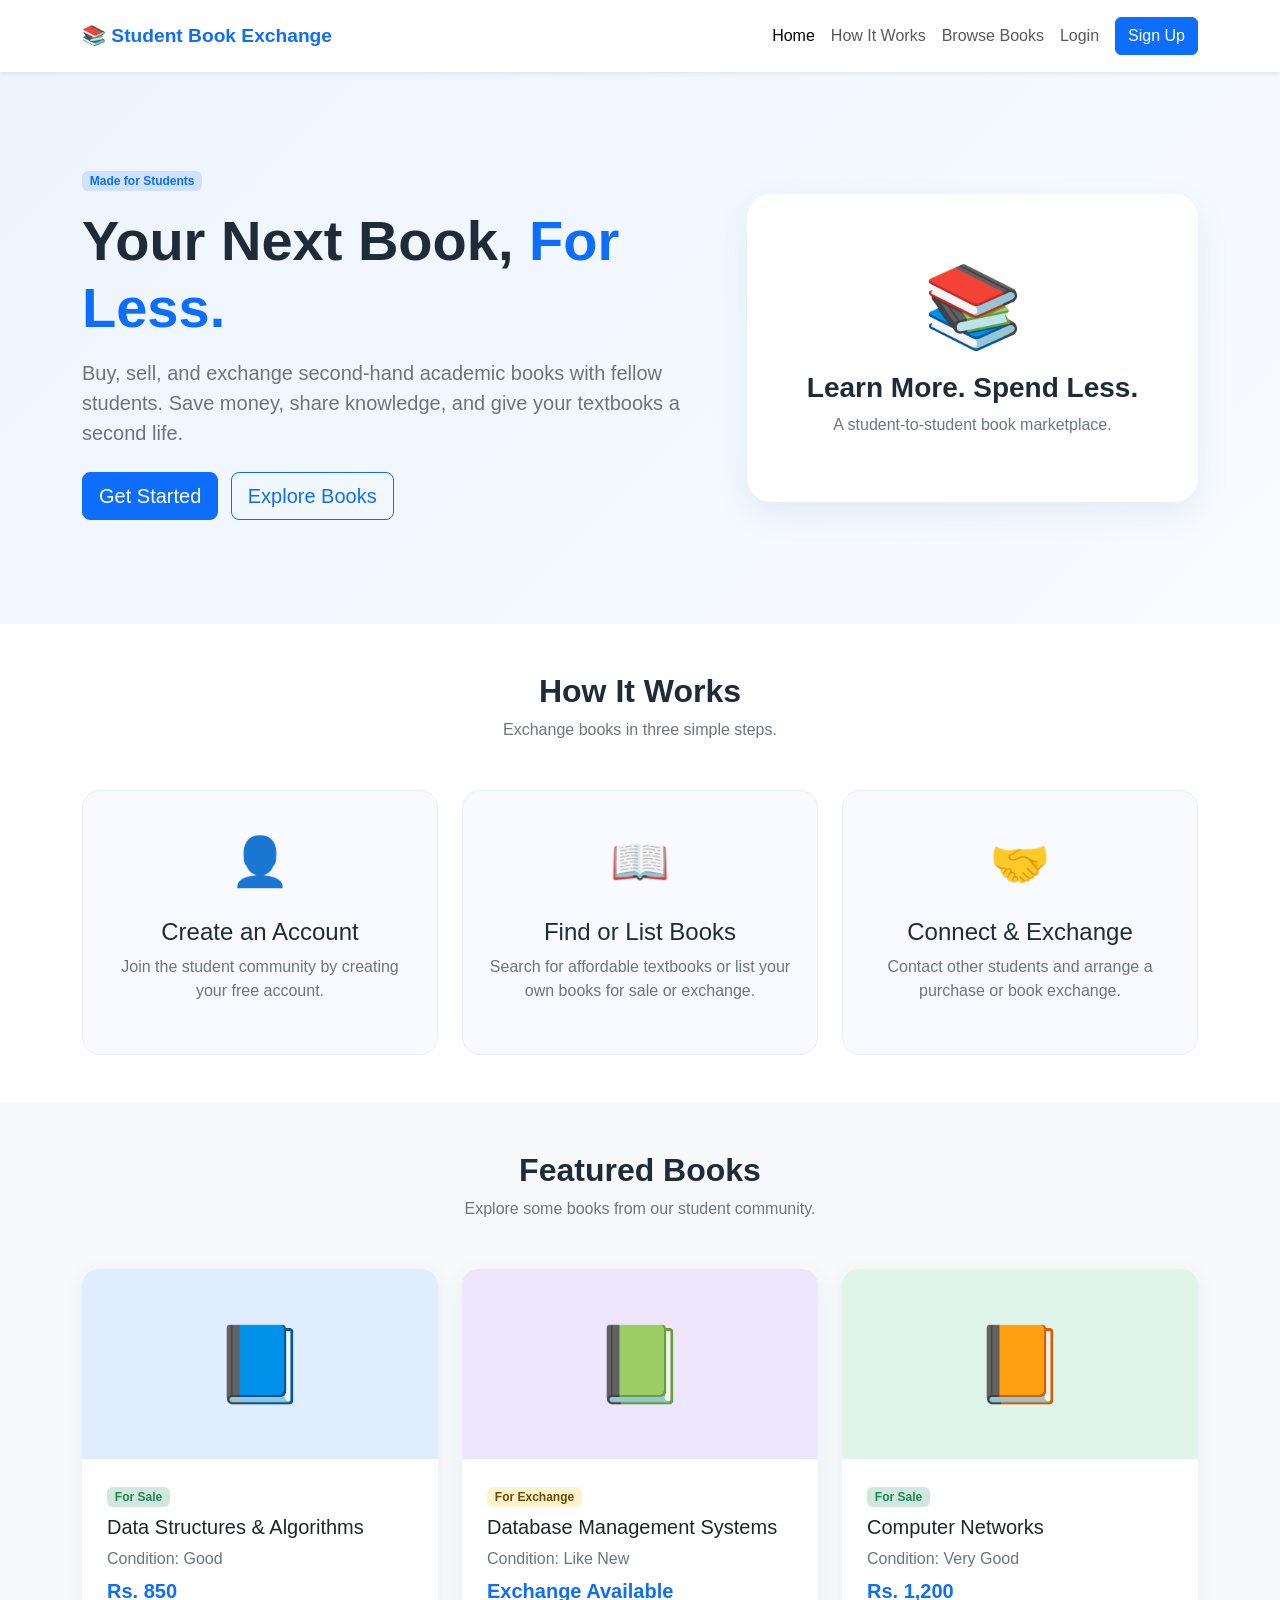
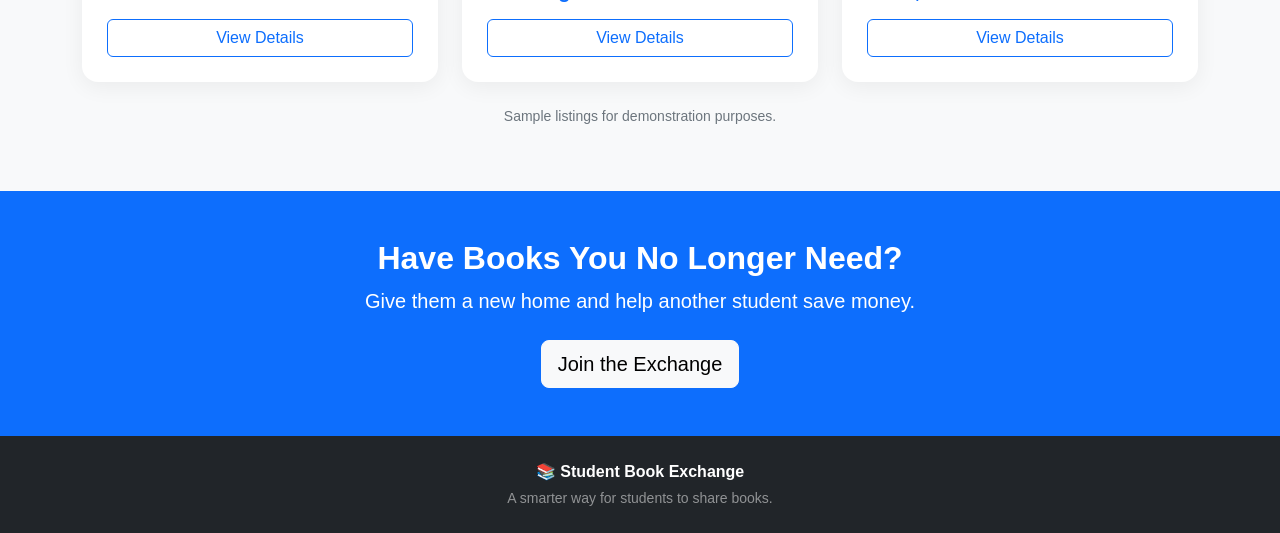
<file: index.html>
<!DOCTYPE html>
<html lang="en">
<head>
    <meta charset="UTF-8">
    <meta name="viewport" content="width=device-width, initial-scale=1.0">
    <title>Student Book Exchange | Home</title>

    <!-- Bootstrap 5.3 CSS -->
    <link href="https://cdn.jsdelivr.net/npm/bootstrap@5.3.3/dist/css/bootstrap.min.css" rel="stylesheet">

    <!-- Our custom CSS -->
    <link rel="stylesheet" href="css/style.css">
</head>
<body>

    <!-- Navigation Bar -->
    <nav class="navbar navbar-expand-lg bg-white shadow-sm">
        <div class="container">
            <a class="navbar-brand fw-bold text-primary" href="index.html">
                📚 Student Book Exchange
            </a>

            <button class="navbar-toggler" type="button"
                    data-bs-toggle="collapse"
                    data-bs-target="#navbarMenu"
                    aria-controls="navbarMenu"
                    aria-expanded="false"
                    aria-label="Toggle navigation">
                <span class="navbar-toggler-icon"></span>
            </button>

            <div class="collapse navbar-collapse" id="navbarMenu">
                <ul class="navbar-nav ms-auto align-items-lg-center">
                    <li class="nav-item">
                        <a class="nav-link active" href="index.html">Home</a>
                    </li>
                    <li class="nav-item">
                        <a class="nav-link" href="#how-it-works">How It Works</a>
                    </li>
                    <li class="nav-item">
                        <a class="nav-link" href="#featured-books">Browse Books</a>
                    </li>
                    <li class="nav-item">
                        <a class="nav-link" href="login.html">Login</a>
                    </li>
                    <li class="nav-item ms-lg-2">
                        <a class="btn btn-primary" href="signup.html">Sign Up</a>
                    </li>
                </ul>
            </div>
        </div>
    </nav>

    <!-- Hero Section -->
    <section class="hero-section py-5">
        <div class="container py-5">
            <div class="row align-items-center g-4">
                <div class="col-lg-7">
                    <span class="badge bg-primary-subtle text-primary mb-3">
                        Made for Students
                    </span>
                    <h1 class="display-4 fw-bold mb-3">
                        Your Next Book,
                        <span class="text-primary">For Less.</span>
                    </h1>
                    <p class="lead text-secondary mb-4">
                        Buy, sell, and exchange second-hand academic books
                        with fellow students. Save money, share knowledge,
                        and give your textbooks a second life.
                    </p>
                    <a href="signup.html" class="btn btn-primary btn-lg me-2 mb-2">
                        Get Started
                    </a>
                    <a href="#featured-books" class="btn btn-outline-primary btn-lg mb-2">
                        Explore Books
                    </a>
                </div>

                <div class="col-lg-5 text-center">
                    <div class="hero-illustration">
                        <div class="display-1 mb-3">📚</div>
                        <h3 class="fw-bold">Learn More. Spend Less.</h3>
                        <p class="text-secondary mb-0">
                            A student-to-student book marketplace.
                        </p>
                    </div>
                </div>
            </div>
        </div>
    </section>

    <!-- How It Works -->
    <section id="how-it-works" class="py-5 bg-white">
        <div class="container">
            <div class="text-center mb-5">
                <h2 class="fw-bold">How It Works</h2>
                <p class="text-secondary">
                    Exchange books in three simple steps.
                </p>
            </div>

            <div class="row g-4">
                <div class="col-md-4">
                    <div class="feature-card text-center h-100">
                        <div class="feature-icon">👤</div>
                        <h4>Create an Account</h4>
                        <p class="text-secondary">
                            Join the student community by creating
                            your free account.
                        </p>
                    </div>
                </div>

                <div class="col-md-4">
                    <div class="feature-card text-center h-100">
                        <div class="feature-icon">📖</div>
                        <h4>Find or List Books</h4>
                        <p class="text-secondary">
                            Search for affordable textbooks or list
                            your own books for sale or exchange.
                        </p>
                    </div>
                </div>

                <div class="col-md-4">
                    <div class="feature-card text-center h-100">
                        <div class="feature-icon">🤝</div>
                        <h4>Connect & Exchange</h4>
                        <p class="text-secondary">
                            Contact other students and arrange
                            a purchase or book exchange.
                        </p>
                    </div>
                </div>
            </div>
        </div>
    </section>

    <!-- Featured Books -->
    <section id="featured-books" class="py-5 bg-light">
        <div class="container">
            <div class="text-center mb-5">
                <h2 class="fw-bold">Featured Books</h2>
                <p class="text-secondary">
                    Explore some books from our student community.
                </p>
            </div>

            <div class="row g-4">
                <div class="col-md-6 col-lg-4">
                    <div class="card book-card h-100">
                        <div class="book-cover book-cover-blue">
                            📘
                        </div>
                        <div class="card-body">
                            <span class="badge bg-success-subtle text-success mb-2">
                                For Sale
                            </span>
                            <h5 class="card-title">Data Structures & Algorithms</h5>
                            <p class="text-secondary mb-2">
                                Condition: Good
                            </p>
                            <h5 class="text-primary fw-bold">Rs. 850</h5>
                            <a href="login.html" class="btn btn-outline-primary w-100 mt-2">
                                View Details
                            </a>
                        </div>
                    </div>
                </div>

                <div class="col-md-6 col-lg-4">
                    <div class="card book-card h-100">
                        <div class="book-cover book-cover-purple">
                            📗
                        </div>
                        <div class="card-body">
                            <span class="badge bg-warning-subtle text-warning-emphasis mb-2">
                                For Exchange
                            </span>
                            <h5 class="card-title">Database Management Systems</h5>
                            <p class="text-secondary mb-2">
                                Condition: Like New
                            </p>
                            <h5 class="text-primary fw-bold">Exchange Available</h5>
                            <a href="login.html" class="btn btn-outline-primary w-100 mt-2">
                                View Details
                            </a>
                        </div>
                    </div>
                </div>

                <div class="col-md-6 col-lg-4">
                    <div class="card book-card h-100">
                        <div class="book-cover book-cover-green">
                            📙
                        </div>
                        <div class="card-body">
                            <span class="badge bg-success-subtle text-success mb-2">
                                For Sale
                            </span>
                            <h5 class="card-title">Computer Networks</h5>
                            <p class="text-secondary mb-2">
                                Condition: Very Good
                            </p>
                            <h5 class="text-primary fw-bold">Rs. 1,200</h5>
                            <a href="login.html" class="btn btn-outline-primary w-100 mt-2">
                                View Details
                            </a>
                        </div>
                    </div>
                </div>
            </div>

            <p class="text-center text-secondary small mt-4">
                Sample listings for demonstration purposes.
            </p>
        </div>
    </section>

    <!-- Call to Action -->
    <section class="py-5 bg-primary text-white text-center">
        <div class="container">
            <h2 class="fw-bold">Have Books You No Longer Need?</h2>
            <p class="lead">
                Give them a new home and help another student save money.
            </p>
            <a href="signup.html" class="btn btn-light btn-lg mt-2">
                Join the Exchange
            </a>
        </div>
    </section>

    <!-- Footer -->
    <footer class="bg-dark text-white py-4">
        <div class="container text-center">
            <p class="fw-bold mb-1">📚 Student Book Exchange</p>
            <p class="text-white-50 small mb-0">
                A smarter way for students to share books.
            </p>
        </div>
    </footer>

    <!-- Bootstrap JavaScript Bundle -->
    <script src="https://cdn.jsdelivr.net/npm/bootstrap@5.3.3/dist/js/bootstrap.bundle.min.js"></script>
</body>
</html>
</file>
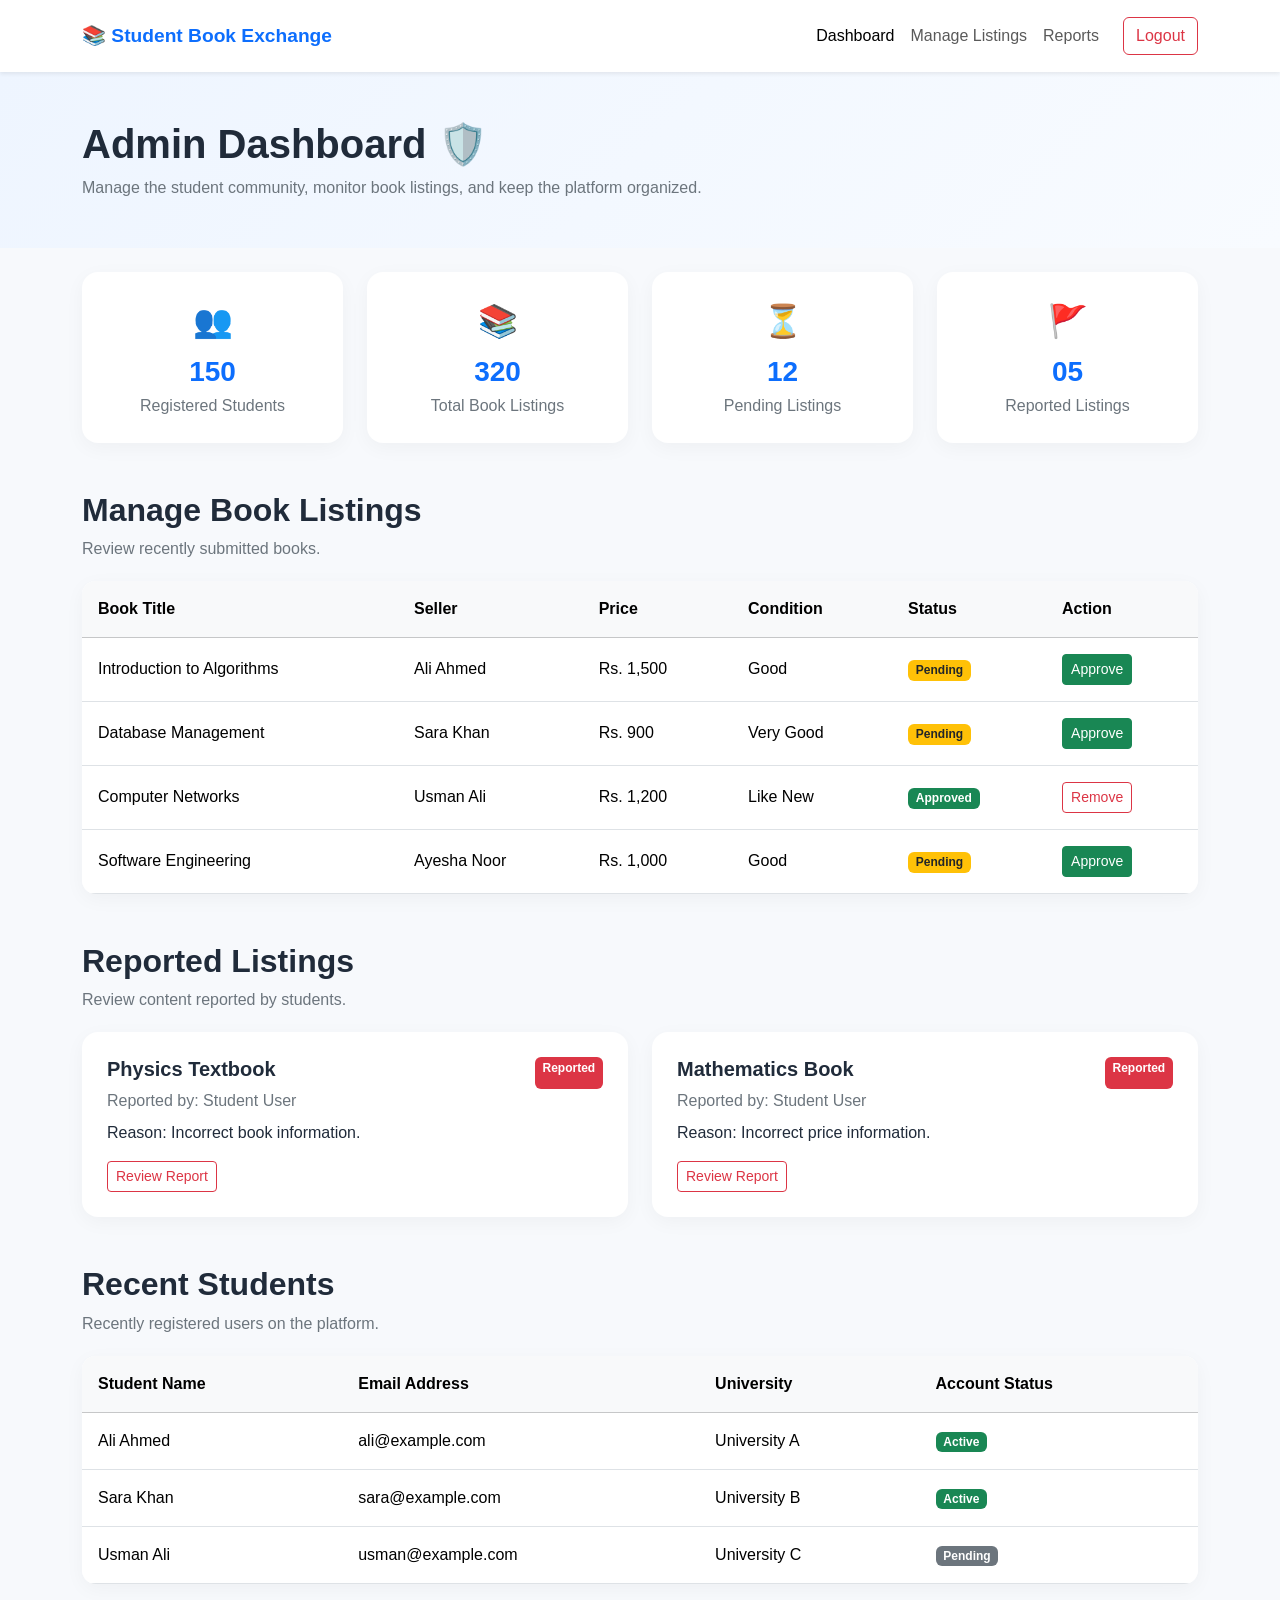
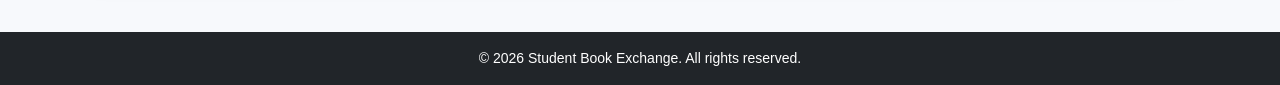
<file: admin-home.html>
<!DOCTYPE html>
<html lang="en">
<head>
    <meta charset="UTF-8">
    <meta name="viewport" content="width=device-width, initial-scale=1.0">

    <title>Admin Dashboard | Student Book Exchange</title>

    <!-- Bootstrap CSS -->
    <link href="https://cdn.jsdelivr.net/npm/bootstrap@5.3.3/dist/css/bootstrap.min.css" rel="stylesheet">

    <!-- Custom CSS -->
    <link rel="stylesheet" href="css/style.css">
</head>

<body class="admin-page">

    <!-- Navigation Bar -->
    <nav class="navbar navbar-expand-lg bg-white shadow-sm">
        <div class="container">
            <a class="navbar-brand fw-bold text-primary" href="index.html">
                📚 Student Book Exchange
            </a>

            <button class="navbar-toggler" type="button"
                    data-bs-toggle="collapse"
                    data-bs-target="#adminNavbar"
                    aria-controls="adminNavbar"
                    aria-expanded="false"
                    aria-label="Toggle navigation">
                <span class="navbar-toggler-icon"></span>
            </button>

            <div class="collapse navbar-collapse" id="adminNavbar">
                <ul class="navbar-nav ms-auto align-items-lg-center">
                    <li class="nav-item">
                        <a class="nav-link active" href="admin-home.html">
                            Dashboard
                        </a>
                    </li>

                    <li class="nav-item">
                        <a class="nav-link" href="#listings">
                            Manage Listings
                        </a>
                    </li>

                    <li class="nav-item">
                        <a class="nav-link" href="#reports">
                            Reports
                        </a>
                    </li>

                    <li class="nav-item ms-lg-3">
                        <a href="login.html" class="btn btn-outline-danger">
                            Logout
                        </a>
                    </li>
                </ul>
            </div>
        </div>
    </nav>

    <!-- Admin Welcome Section -->
    <section class="admin-welcome py-5">
        <div class="container">
            <h1 class="fw-bold">Admin Dashboard 🛡️</h1>

            <p class="text-secondary mb-0">
                Manage the student community, monitor book listings,
                and keep the platform organized.
            </p>
        </div>
    </section>

    <!-- Statistics -->
    <section class="container py-4">
        <div class="row g-4">

            <div class="col-md-6 col-lg-3">
                <div class="admin-stat-card">
                    <div class="admin-stat-icon">👥</div>
                    <h3>150</h3>
                    <p>Registered Students</p>
                </div>
            </div>

            <div class="col-md-6 col-lg-3">
                <div class="admin-stat-card">
                    <div class="admin-stat-icon">📚</div>
                    <h3>320</h3>
                    <p>Total Book Listings</p>
                </div>
            </div>

            <div class="col-md-6 col-lg-3">
                <div class="admin-stat-card">
                    <div class="admin-stat-icon">⏳</div>
                    <h3>12</h3>
                    <p>Pending Listings</p>
                </div>
            </div>

            <div class="col-md-6 col-lg-3">
                <div class="admin-stat-card">
                    <div class="admin-stat-icon">🚩</div>
                    <h3>05</h3>
                    <p>Reported Listings</p>
                </div>
            </div>

        </div>
    </section>

    <!-- Manage Book Listings -->
    <section class="container py-4" id="listings">

        <div class="admin-section-heading">
            <h2 class="fw-bold">Manage Book Listings</h2>

            <p class="text-secondary">
                Review recently submitted books.
            </p>
        </div>

        <div class="table-responsive bg-white admin-table-wrapper">

            <table class="table table-hover align-middle mb-0">

                <thead class="table-light">
                    <tr>
                        <th>Book Title</th>
                        <th>Seller</th>
                        <th>Price</th>
                        <th>Condition</th>
                        <th>Status</th>
                        <th>Action</th>
                    </tr>
                </thead>

                <tbody>
                    <tr>
                        <td>Introduction to Algorithms</td>
                        <td>Ali Ahmed</td>
                        <td>Rs. 1,500</td>
                        <td>Good</td>
                        <td>
                            <span class="badge bg-warning text-dark">
                                Pending
                            </span>
                        </td>
                        <td>
                            <button class="btn btn-sm btn-success">
                                Approve
                            </button>
                        </td>
                    </tr>

                    <tr>
                        <td>Database Management</td>
                        <td>Sara Khan</td>
                        <td>Rs. 900</td>
                        <td>Very Good</td>
                        <td>
                            <span class="badge bg-warning text-dark">
                                Pending
                            </span>
                        </td>
                        <td>
                            <button class="btn btn-sm btn-success">
                                Approve
                            </button>
                        </td>
                    </tr>

                    <tr>
                        <td>Computer Networks</td>
                        <td>Usman Ali</td>
                        <td>Rs. 1,200</td>
                        <td>Like New</td>
                        <td>
                            <span class="badge bg-success">
                                Approved
                            </span>
                        </td>
                        <td>
                            <button class="btn btn-sm btn-outline-danger">
                                Remove
                            </button>
                        </td>
                    </tr>

                    <tr>
                        <td>Software Engineering</td>
                        <td>Ayesha Noor</td>
                        <td>Rs. 1,000</td>
                        <td>Good</td>
                        <td>
                            <span class="badge bg-warning text-dark">
                                Pending
                            </span>
                        </td>
                        <td>
                            <button class="btn btn-sm btn-success">
                                Approve
                            </button>
                        </td>
                    </tr>
                </tbody>

            </table>
        </div>
    </section>

    <!-- Reported Listings -->
    <section class="container py-4" id="reports">

        <div class="admin-section-heading">
            <h2 class="fw-bold">Reported Listings</h2>

            <p class="text-secondary">
                Review content reported by students.
            </p>
        </div>

        <div class="row g-4">

            <div class="col-md-6">
                <div class="report-card">
                    <div class="d-flex justify-content-between">
                        <h5 class="fw-bold">Physics Textbook</h5>

                        <span class="badge bg-danger">
                            Reported
                        </span>
                    </div>

                    <p class="text-secondary mb-2">
                        Reported by: Student User
                    </p>

                    <p class="mb-3">
                        Reason: Incorrect book information.
                    </p>

                    <button class="btn btn-outline-danger btn-sm">
                        Review Report
                    </button>
                </div>
            </div>

            <div class="col-md-6">
                <div class="report-card">
                    <div class="d-flex justify-content-between">
                        <h5 class="fw-bold">Mathematics Book</h5>

                        <span class="badge bg-danger">
                            Reported
                        </span>
                    </div>

                    <p class="text-secondary mb-2">
                        Reported by: Student User
                    </p>

                    <p class="mb-3">
                        Reason: Incorrect price information.
                    </p>

                    <button class="btn btn-outline-danger btn-sm">
                        Review Report
                    </button>
                </div>
            </div>

        </div>
    </section>

    <!-- Recent Registered Students -->
    <section class="container py-4 pb-5">

        <div class="admin-section-heading">
            <h2 class="fw-bold">Recent Students</h2>

            <p class="text-secondary">
                Recently registered users on the platform.
            </p>
        </div>

        <div class="table-responsive bg-white admin-table-wrapper">

            <table class="table table-hover align-middle mb-0">

                <thead class="table-light">
                    <tr>
                        <th>Student Name</th>
                        <th>Email Address</th>
                        <th>University</th>
                        <th>Account Status</th>
                    </tr>
                </thead>

                <tbody>
                    <tr>
                        <td>Ali Ahmed</td>
                        <td>ali@example.com</td>
                        <td>University A</td>
                        <td>
                            <span class="badge bg-success">
                                Active
                            </span>
                        </td>
                    </tr>

                    <tr>
                        <td>Sara Khan</td>
                        <td>sara@example.com</td>
                        <td>University B</td>
                        <td>
                            <span class="badge bg-success">
                                Active
                            </span>
                        </td>
                    </tr>

                    <tr>
                        <td>Usman Ali</td>
                        <td>usman@example.com</td>
                        <td>University C</td>
                        <td>
                            <span class="badge bg-secondary">
                                Pending
                            </span>
                        </td>
                    </tr>
                </tbody>

            </table>
        </div>
    </section>

    <!-- Footer -->
    <footer class="bg-dark text-white text-center py-3">
        <p class="mb-0 small">
            © 2026 Student Book Exchange. All rights reserved.
        </p>
    </footer>

    <!-- Bootstrap JavaScript -->
    <script src="https://cdn.jsdelivr.net/npm/bootstrap@5.3.3/dist/js/bootstrap.bundle.min.js"></script>

</body>
</html>
</file>
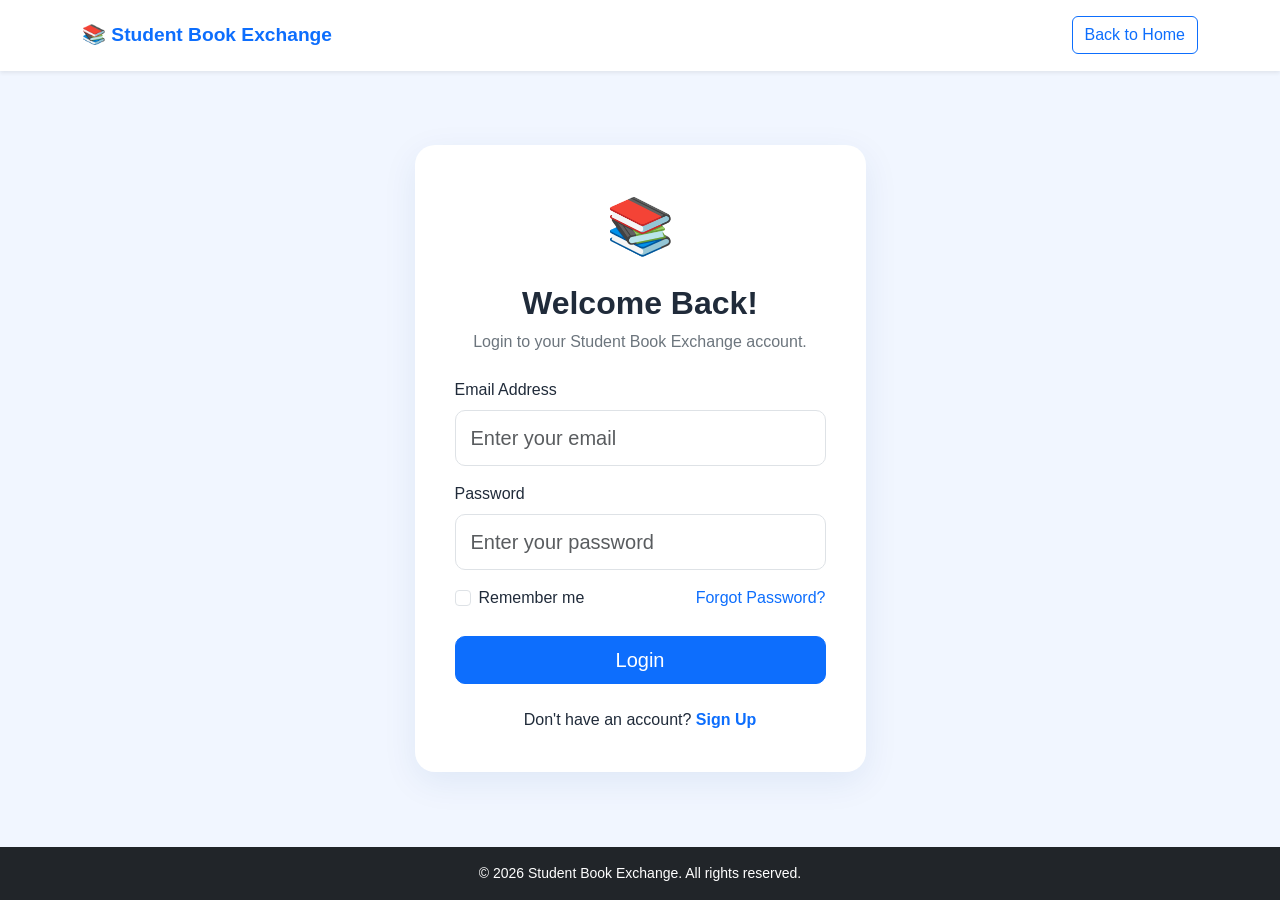
<file: login.html>
<!DOCTYPE html>
<html lang="en">
<head>
    <meta charset="UTF-8">
    <meta name="viewport" content="width=device-width, initial-scale=1.0">

    <title>Login | Student Book Exchange</title>

    <!-- Bootstrap CSS -->
    <link href="https://cdn.jsdelivr.net/npm/bootstrap@5.3.3/dist/css/bootstrap.min.css" rel="stylesheet">

    <!-- Custom CSS -->
    <link rel="stylesheet" href="css/style.css">
</head>

<body class="login-page">

    <!-- Navigation Bar -->
    <nav class="navbar navbar-expand-lg bg-white shadow-sm">
        <div class="container">
            <a class="navbar-brand fw-bold text-primary" href="index.html">
                📚 Student Book Exchange
            </a>

            <a href="index.html" class="btn btn-outline-primary">
                Back to Home
            </a>
        </div>
    </nav>

    <!-- Login Section -->
    <section class="login-section">
        <div class="container">
            <div class="row justify-content-center align-items-center">

                <div class="col-md-7 col-lg-5">

                    <div class="login-card">

                        <div class="text-center mb-4">
                            <div class="login-icon">📚</div>

                            <h2 class="fw-bold mt-3">
                                Welcome Back!
                            </h2>

                            <p class="text-secondary">
                                Login to your Student Book Exchange account.
                            </p>
                        </div>

                        <!-- Login Form -->
                        <form action="#" method="post">

                            <div class="mb-3">
                                <label for="email" class="form-label">
                                    Email Address
                                </label>

                                <input
                                    type="email"
                                    class="form-control form-control-lg"
                                    id="email"
                                    name="email"
                                    placeholder="Enter your email"
                                    required>
                            </div>

                            <div class="mb-3">
                                <label for="password" class="form-label">
                                    Password
                                </label>

                                <input
                                    type="password"
                                    class="form-control form-control-lg"
                                    id="password"
                                    name="password"
                                    placeholder="Enter your password"
                                    required>
                            </div>

                            <div class="d-flex justify-content-between mb-4">
                                <div class="form-check">
                                    <input
                                        class="form-check-input"
                                        type="checkbox"
                                        id="remember">

                                    <label class="form-check-label" for="remember">
                                        Remember me
                                    </label>
                                </div>

                                <a href="#" class="text-primary text-decoration-none">
                                    Forgot Password?
                                </a>
                            </div>

                            <button type="submit" class="btn btn-primary btn-lg w-100">
                                Login
                            </button>

                        </form>

                        <div class="text-center mt-4">
                            <p class="mb-0">
                                Don't have an account?

                                <a href="signup.html" class="text-primary fw-bold text-decoration-none">
                                    Sign Up
                                </a>
                            </p>
                        </div>

                    </div>

                </div>
            </div>
        </div>
    </section>

    <!-- Footer -->
    <footer class="bg-dark text-white text-center py-3">
        <p class="mb-0 small">
            © 2026 Student Book Exchange. All rights reserved.
        </p>
    </footer>

</body>
</html>
</file>
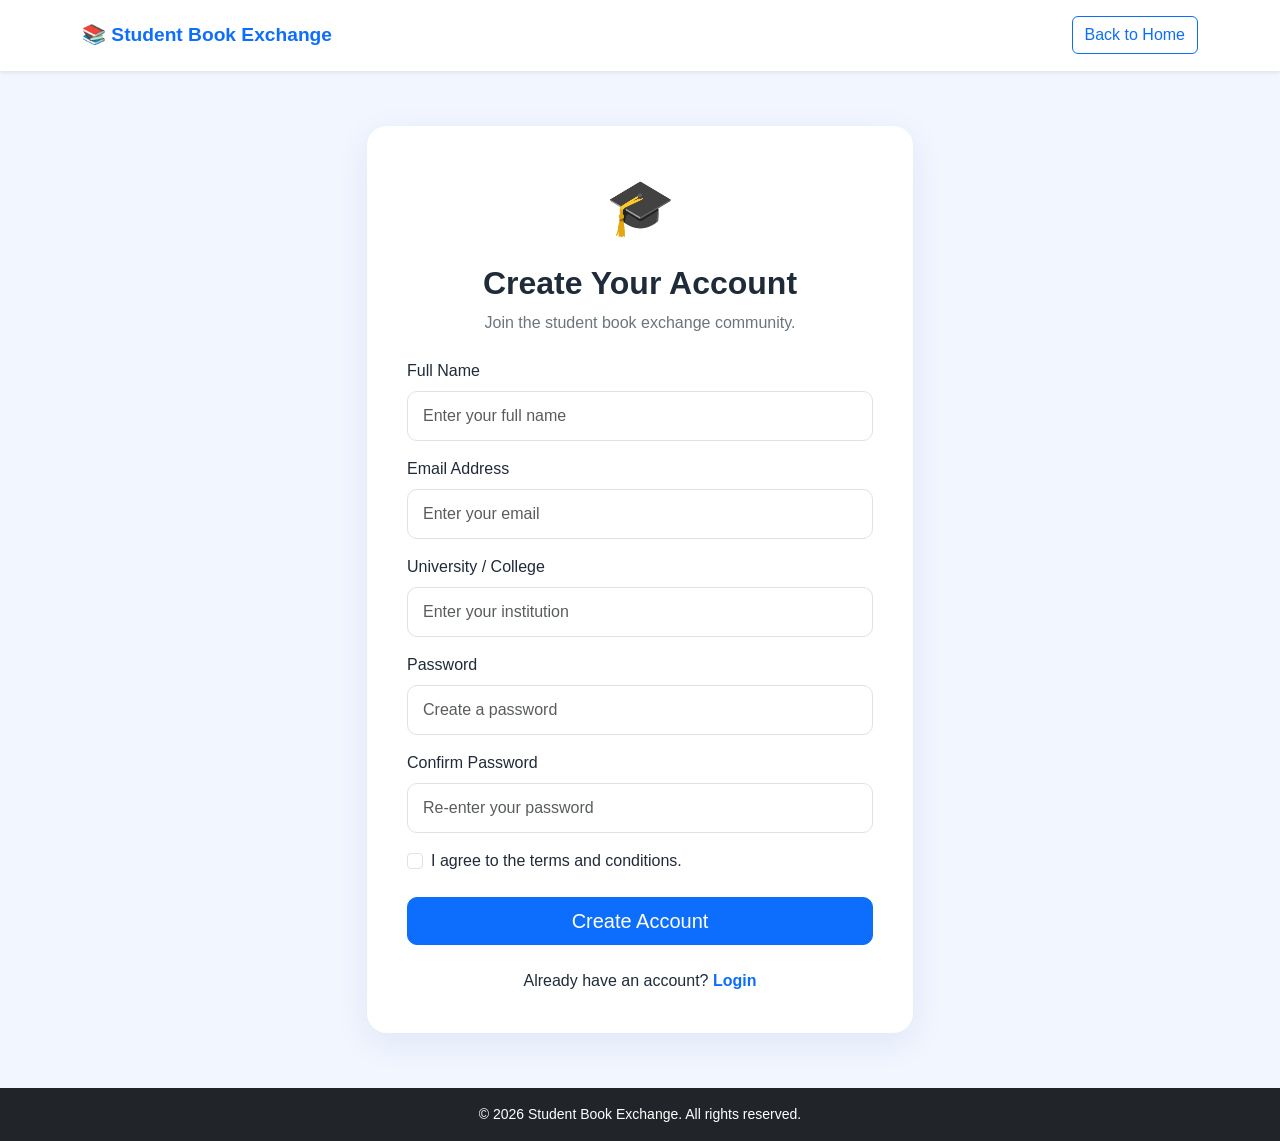
<file: signup.html>
<!DOCTYPE html>
<html lang="en">
<head>
    <meta charset="UTF-8">
    <meta name="viewport" content="width=device-width, initial-scale=1.0">

    <title>Sign Up | Student Book Exchange</title>

    <!-- Bootstrap CSS -->
    <link href="https://cdn.jsdelivr.net/npm/bootstrap@5.3.3/dist/css/bootstrap.min.css" rel="stylesheet">

    <!-- Custom CSS -->
    <link rel="stylesheet" href="css/style.css">
</head>

<body class="signup-page">

    <!-- Navigation Bar -->
    <nav class="navbar bg-white shadow-sm">
        <div class="container">
            <a class="navbar-brand fw-bold text-primary" href="index.html">
                📚 Student Book Exchange
            </a>

            <a href="index.html" class="btn btn-outline-primary">
                Back to Home
            </a>
        </div>
    </nav>

    <!-- Signup Section -->
    <section class="signup-section">
        <div class="container">
            <div class="row justify-content-center">

                <div class="col-md-8 col-lg-6">

                    <div class="signup-card">

                        <div class="text-center mb-4">
                            <div class="signup-icon">🎓</div>

                            <h2 class="fw-bold mt-3">
                                Create Your Account
                            </h2>

                            <p class="text-secondary">
                                Join the student book exchange community.
                            </p>
                        </div>

                        <!-- Signup Form -->
                        <form action="#" method="post">

                            <div class="mb-3">
                                <label for="fullName" class="form-label">
                                    Full Name
                                </label>

                                <input
                                    type="text"
                                    class="form-control"
                                    id="fullName"
                                    name="fullName"
                                    placeholder="Enter your full name"
                                    required>
                            </div>

                            <div class="mb-3">
                                <label for="email" class="form-label">
                                    Email Address
                                </label>

                                <input
                                    type="email"
                                    class="form-control"
                                    id="email"
                                    name="email"
                                    placeholder="Enter your email"
                                    required>
                            </div>

                            <div class="mb-3">
                                <label for="university" class="form-label">
                                    University / College
                                </label>

                                <input
                                    type="text"
                                    class="form-control"
                                    id="university"
                                    name="university"
                                    placeholder="Enter your institution"
                                    required>
                            </div>

                            <div class="mb-3">
                                <label for="password" class="form-label">
                                    Password
                                </label>

                                <input
                                    type="password"
                                    class="form-control"
                                    id="password"
                                    name="password"
                                    placeholder="Create a password"
                                    minlength="8"
                                    required>
                            </div>

                            <div class="mb-3">
                                <label for="confirmPassword" class="form-label">
                                    Confirm Password
                                </label>

                                <input
                                    type="password"
                                    class="form-control"
                                    id="confirmPassword"
                                    name="confirmPassword"
                                    placeholder="Re-enter your password"
                                    minlength="8"
                                    required>
                            </div>

                            <div class="form-check mb-4">
                                <input
                                    class="form-check-input"
                                    type="checkbox"
                                    id="terms"
                                    required>

                                <label class="form-check-label" for="terms">
                                    I agree to the terms and conditions.
                                </label>
                            </div>

                            <button type="submit" class="btn btn-primary btn-lg w-100">
                                Create Account
                            </button>

                        </form>

                        <div class="text-center mt-4">
                            <p class="mb-0">
                                Already have an account?

                                <a href="login.html" class="text-primary fw-bold text-decoration-none">
                                    Login
                                </a>
                            </p>
                        </div>

                    </div>

                </div>
            </div>
        </div>
    </section>

    <!-- Footer -->
    <footer class="bg-dark text-white text-center py-3">
        <p class="mb-0 small">
            © 2026 Student Book Exchange. All rights reserved.
        </p>
    </footer>

</body>
</html>
</file>
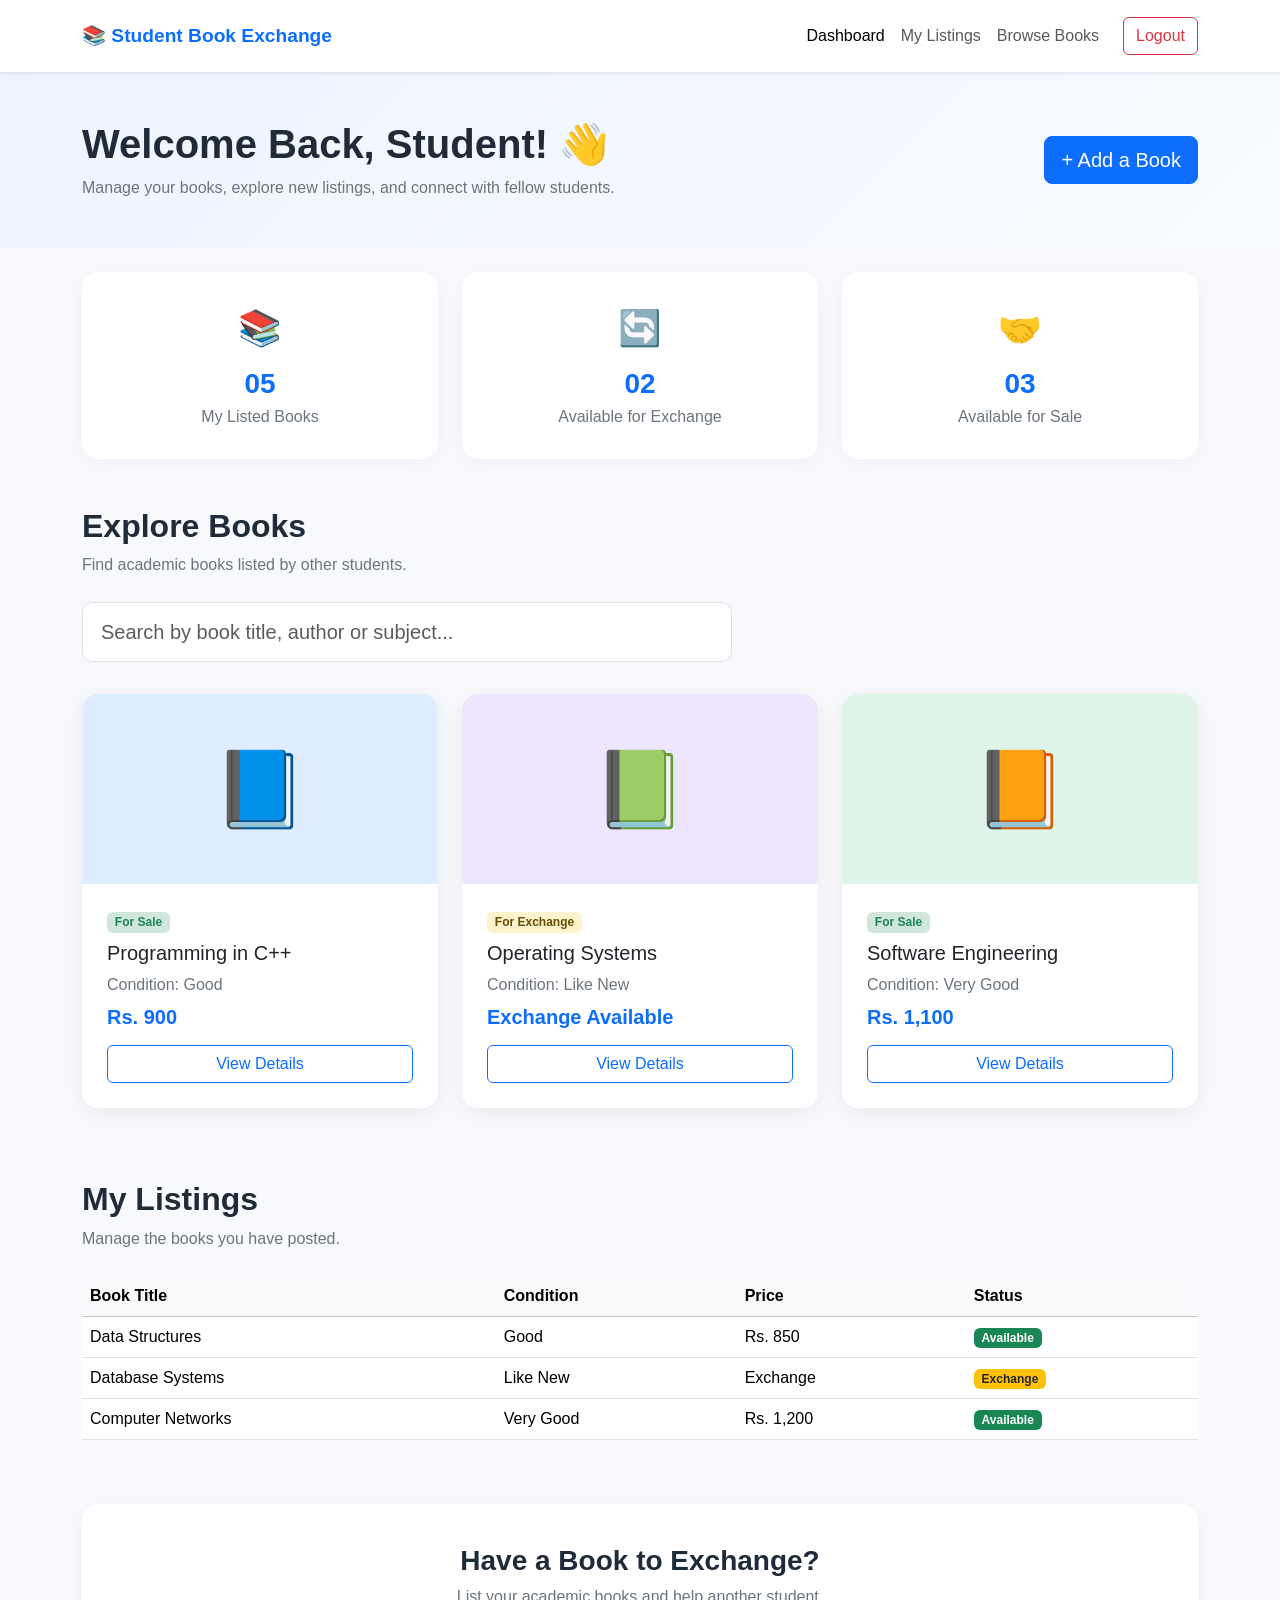
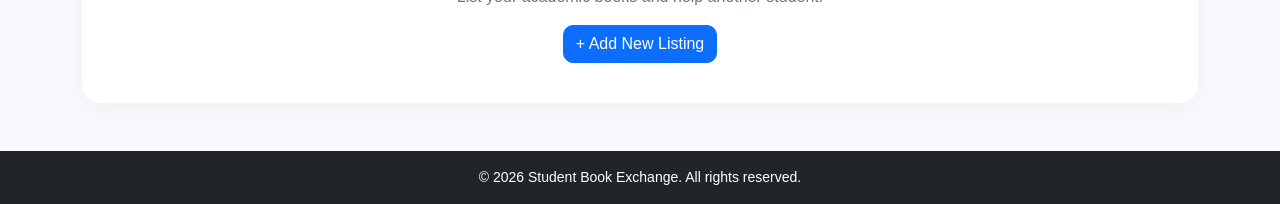
<file: student-home.html>
<!DOCTYPE html>
<html lang="en">
<head>
    <meta charset="UTF-8">
    <meta name="viewport" content="width=device-width, initial-scale=1.0">

    <title>Student Dashboard | Student Book Exchange</title>

    <!-- Bootstrap CSS -->
    <link href="https://cdn.jsdelivr.net/npm/bootstrap@5.3.3/dist/css/bootstrap.min.css" rel="stylesheet">

    <!-- Custom CSS -->
    <link rel="stylesheet" href="css/style.css">
</head>

<body class="dashboard-page">

    <!-- Navigation Bar -->
    <nav class="navbar navbar-expand-lg bg-white shadow-sm">
        <div class="container">
            <a class="navbar-brand fw-bold text-primary" href="index.html">
                📚 Student Book Exchange
            </a>

            <button class="navbar-toggler" type="button"
                    data-bs-toggle="collapse"
                    data-bs-target="#studentNavbar"
                    aria-controls="studentNavbar"
                    aria-expanded="false"
                    aria-label="Toggle navigation">
                <span class="navbar-toggler-icon"></span>
            </button>

            <div class="collapse navbar-collapse" id="studentNavbar">
                <ul class="navbar-nav ms-auto align-items-lg-center">
                    <li class="nav-item">
                        <a class="nav-link active" href="student-home.html">
                            Dashboard
                        </a>
                    </li>

                    <li class="nav-item">
                        <a class="nav-link" href="#my-listings">
                            My Listings
                        </a>
                    </li>

                    <li class="nav-item">
                        <a class="nav-link" href="#browse-books">
                            Browse Books
                        </a>
                    </li>

                    <li class="nav-item ms-lg-3">
                        <a href="login.html" class="btn btn-outline-danger">
                            Logout
                        </a>
                    </li>
                </ul>
            </div>
        </div>
    </nav>

    <!-- Welcome Section -->
    <section class="dashboard-welcome py-5">
        <div class="container">
            <div class="row align-items-center">
                <div class="col-md-8">
                    <h1 class="fw-bold">Welcome Back, Student! 👋</h1>

                    <p class="text-secondary mb-0">
                        Manage your books, explore new listings,
                        and connect with fellow students.
                    </p>
                </div>

                <div class="col-md-4 text-md-end mt-3 mt-md-0">
                    <a href="#add-book" class="btn btn-primary btn-lg">
                        + Add a Book
                    </a>
                </div>
            </div>
        </div>
    </section>

    <!-- Dashboard Statistics -->
    <section class="container py-4">
        <div class="row g-4">

            <div class="col-md-4">
                <div class="stat-card">
                    <div class="stat-icon">📚</div>
                    <h3>05</h3>
                    <p>My Listed Books</p>
                </div>
            </div>

            <div class="col-md-4">
                <div class="stat-card">
                    <div class="stat-icon">🔄</div>
                    <h3>02</h3>
                    <p>Available for Exchange</p>
                </div>
            </div>

            <div class="col-md-4">
                <div class="stat-card">
                    <div class="stat-icon">🤝</div>
                    <h3>03</h3>
                    <p>Available for Sale</p>
                </div>
            </div>

        </div>
    </section>

    <!-- Search Books -->
    <section class="container py-4" id="browse-books">
        <div class="dashboard-section-heading">
            <h2 class="fw-bold">Explore Books</h2>
            <p class="text-secondary">
                Find academic books listed by other students.
            </p>
        </div>

        <div class="search-box">
            <input
                type="search"
                class="form-control form-control-lg"
                placeholder="Search by book title, author or subject...">
        </div>

        <!-- Book Listings -->
        <div class="row g-4 mt-2">

            <div class="col-md-6 col-lg-4">
                <div class="card book-card h-100">
                    <div class="book-cover book-cover-blue">📘</div>

                    <div class="card-body">
                        <span class="badge bg-success-subtle text-success">
                            For Sale
                        </span>

                        <h5 class="mt-2">Programming in C++</h5>

                        <p class="text-secondary mb-2">
                            Condition: Good
                        </p>

                        <h5 class="text-primary fw-bold">Rs. 900</h5>

                        <button class="btn btn-outline-primary w-100 mt-2">
                            View Details
                        </button>
                    </div>
                </div>
            </div>

            <div class="col-md-6 col-lg-4">
                <div class="card book-card h-100">
                    <div class="book-cover book-cover-purple">📗</div>

                    <div class="card-body">
                        <span class="badge bg-warning-subtle text-warning-emphasis">
                            For Exchange
                        </span>

                        <h5 class="mt-2">Operating Systems</h5>

                        <p class="text-secondary mb-2">
                            Condition: Like New
                        </p>

                        <h5 class="text-primary fw-bold">Exchange Available</h5>

                        <button class="btn btn-outline-primary w-100 mt-2">
                            View Details
                        </button>
                    </div>
                </div>
            </div>

            <div class="col-md-6 col-lg-4">
                <div class="card book-card h-100">
                    <div class="book-cover book-cover-green">📙</div>

                    <div class="card-body">
                        <span class="badge bg-success-subtle text-success">
                            For Sale
                        </span>

                        <h5 class="mt-2">Software Engineering</h5>

                        <p class="text-secondary mb-2">
                            Condition: Very Good
                        </p>

                        <h5 class="text-primary fw-bold">Rs. 1,100</h5>

                        <button class="btn btn-outline-primary w-100 mt-2">
                            View Details
                        </button>
                    </div>
                </div>
            </div>

        </div>
    </section>

    <!-- My Listings -->
    <section class="container py-5" id="my-listings">
        <div class="dashboard-section-heading">
            <h2 class="fw-bold">My Listings</h2>

            <p class="text-secondary">
                Manage the books you have posted.
            </p>
        </div>

        <div class="table-responsive">
            <table class="table table-hover align-middle bg-white">
                <thead class="table-light">
                    <tr>
                        <th>Book Title</th>
                        <th>Condition</th>
                        <th>Price</th>
                        <th>Status</th>
                    </tr>
                </thead>

                <tbody>
                    <tr>
                        <td>Data Structures</td>
                        <td>Good</td>
                        <td>Rs. 850</td>
                        <td>
                            <span class="badge bg-success">
                                Available
                            </span>
                        </td>
                    </tr>

                    <tr>
                        <td>Database Systems</td>
                        <td>Like New</td>
                        <td>Exchange</td>
                        <td>
                            <span class="badge bg-warning text-dark">
                                Exchange
                            </span>
                        </td>
                    </tr>

                    <tr>
                        <td>Computer Networks</td>
                        <td>Very Good</td>
                        <td>Rs. 1,200</td>
                        <td>
                            <span class="badge bg-success">
                                Available
                            </span>
                        </td>
                    </tr>
                </tbody>
            </table>
        </div>
    </section>

    <!-- Add Book Section -->
    <section class="container pb-5" id="add-book">
        <div class="add-book-card text-center">
            <h3 class="fw-bold">Have a Book to Exchange?</h3>

            <p class="text-secondary">
                List your academic books and help another student.
            </p>

            <a href="#" class="btn btn-primary">
                + Add New Listing
            </a>
        </div>
    </section>

    <!-- Footer -->
    <footer class="bg-dark text-white text-center py-3">
        <p class="mb-0 small">
            © 2026 Student Book Exchange. All rights reserved.
        </p>
    </footer>

    <!-- Bootstrap JavaScript -->
    <script src="https://cdn.jsdelivr.net/npm/bootstrap@5.3.3/dist/js/bootstrap.bundle.min.js"></script>

</body>
</html>
</file>
<file: css/style.css>
/* General Website Styling */
body
{
    font-family: Arial, Helvetica, sans-serif;
    color: #202b3a;
}
/* Navigation */
.navbar 
{
    padding-top: 16px;
    padding-bottom: 16px;
}
.navbar-brand 
{
    font-size: 1.2rem;
}
/* Homepage Hero */
.hero-section 
{
    background: linear-gradient(135deg, #eef5ff, #f8fbff);
}
.hero-illustration 
{
    background: white;
    border-radius: 24px;
    padding: 65px 25px;
    box-shadow: 0 12px 35px rgba(0, 60, 140, 0.08);
}
/* How It Works Cards */
.feature-card 
{
    background: #f8faff;
    padding: 35px 25px;
    border-radius: 18px;
    border: 1px solid #e8effa;
    transition: transform 0.2s ease;
}
.feature-card:hover 
{
    transform: translateY(-5px);
}
.feature-icon
 {
    font-size: 48px;
    margin-bottom: 20px;
}
/* Featured Book Cards */
.book-card 
{
    border: none;
    border-radius: 16px;
    overflow: hidden;
    box-shadow: 0 5px 22px rgba(0, 0, 0, 0.06);
    transition: transform 0.2s ease;
}
.book-card:hover 
{
    transform: translateY(-5px);
}
.book-cover 
{
    min-height: 190px;
    display: flex;
    align-items: center;
    justify-content: center;
    font-size: 75px;
}

.book-cover-blue 
{
    background: #e0ecff;
}
.book-cover-purple 
{
    background: #eee5ff;
}
.book-cover-green 
{
    background: #dff5ea;
}
.book-card .card-body 
{
    padding: 25px;
}
/* Mobile Screen Adjustments */
@media (max-width: 768px) 
{
    .hero-section 
    {
        text-align: center;
    }

    .hero-illustration 
    {
        padding: 40px 20px;
    }
}

/* =========================
   LOGIN PAGE
========================= */

.login-page 
{
    min-height: 100vh;
    display: flex;
    flex-direction: column;
    background: #f1f6ff;
}
.login-section 
{
    flex: 1;
    display: flex;
    align-items: center;
    padding: 60px 0;
}
.login-card 
{
    background: white;
    padding: 40px;
    border-radius: 20px;
    box-shadow: 0 10px 35px rgba(0, 60, 140, 0.08);
}
.login-icon 
{
    font-size: 55px;
}
.login-card .form-control 
{
    padding: 12px 15px;
    border-radius: 10px;
}
.login-card .btn 
{
    border-radius: 10px;
}
@media (max-width: 576px)
{
    .login-card 
    {
        padding: 25px;
    }
}

/* =========================
   SIGNUP PAGE
========================= */

.signup-page 
{
    min-height: 100vh;
    display: flex;
    flex-direction: column;
    background: #f1f6ff;
}
.signup-section 
{
    flex: 1;
    padding: 55px 0;
}
.signup-card 
{
    background: white;
    padding: 40px;
    border-radius: 20px;
    box-shadow: 0 10px 35px rgba(0, 60, 140, 0.08);
}
.signup-icon 
{
    font-size: 55px;
}
.signup-card .form-control 
{
    padding: 12px 15px;
    border-radius: 10px;
}
.signup-card .btn 
{
    border-radius: 10px;
}
@media (max-width: 576px) 
{
    .signup-card 
    {
        padding: 25px;
    }
}

/* =========================
   STUDENT DASHBOARD
========================= */

.dashboard-page 
{
    background: #f7f9fc;
}
.dashboard-welcome 
{
    background: linear-gradient(135deg, #eef5ff, #f8fbff);
}
.stat-card 
{
    background: white;
    padding: 30px;
    border-radius: 16px;
    text-align: center;
    box-shadow: 0 5px 20px rgba(0, 0, 0, 0.04);
}
.stat-icon 
{
    font-size: 35px;
    margin-bottom: 12px;
}
.stat-card h3
{
    color: #0d6efd;
    font-weight: bold;
    margin-bottom: 5px;
}
.stat-card p 
{
    color: #6c757d;
    margin-bottom: 0;
}
.dashboard-section-heading 
{
    margin-bottom: 25px;
}
.search-box 
{
    max-width: 650px;
}
.search-box .form-control 
{
    border-radius: 10px;
    padding: 14px 18px;
}
.add-book-card 
{
    background: white;
    padding: 40px 20px;
    border-radius: 18px;
    box-shadow: 0 5px 20px rgba(0, 0, 0, 0.04);
}
.add-book-card .btn 
{
    border-radius: 10px;
}


/* =========================
   ADMIN DASHBOARD
========================= */

.admin-page 
{
    background: #f7f9fc;
}
.admin-welcome 
{
    background: linear-gradient(135deg, #eef5ff, #f8fbff);
}
.admin-stat-card 
{
    background: white;
    padding: 25px 15px;
    border-radius: 16px;
    text-align: center;
    box-shadow: 0 5px 20px rgba(0, 0, 0, 0.04);
    height: 100%;
}
.admin-stat-icon 
{
    font-size: 32px;
    margin-bottom: 10px;
}
.admin-stat-card h3 
{
    color: #0d6efd;
    font-weight: bold;
    margin-bottom: 5px;
}
.admin-stat-card p 
{
    color: #6c757d;
    margin-bottom: 0;
}
.admin-section-heading 
{
    margin-bottom: 20px;
}
.admin-table-wrapper 
{
    border-radius: 14px;
    overflow: hidden;
    box-shadow: 0 5px 20px rgba(0, 0, 0, 0.04);
}
.admin-table-wrapper th,
.admin-table-wrapper td 
{
    padding: 16px;
}
.report-card 
{
    background: white;
    padding: 25px;
    border-radius: 16px;
    height: 100%;
    box-shadow: 0 5px 20px rgba(0, 0, 0, 0.04);
}
</file>
